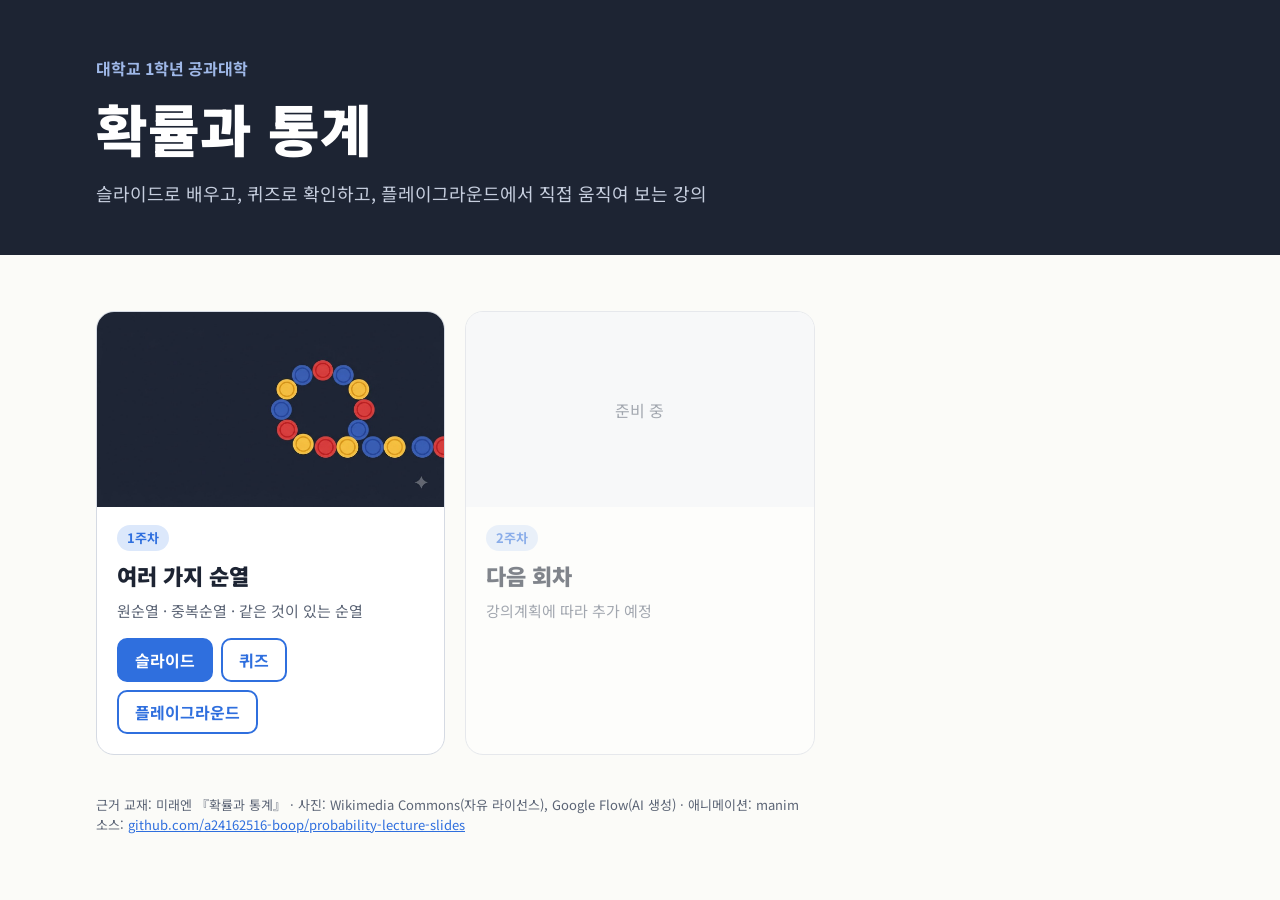
<file: docs/index.html>
<!doctype html>
<html lang="ko">
<head>
<meta charset="utf-8">
<meta name="viewport" content="width=device-width, initial-scale=1">
<title>확률과 통계 강의</title>
<meta name="description" content="대학교 1학년 공대생을 위한 확률과 통계 강의 슬라이드, 퀴즈, 플레이그라운드">
<link rel="preconnect" href="https://fonts.googleapis.com">
<link href="https://fonts.googleapis.com/css2?family=Noto+Sans+KR:wght@400;500;700;900&display=swap" rel="stylesheet">
<link rel="stylesheet" href="assets/common.css">
<style>
  .hero { background: var(--ink); color: #fff; }
  .hero .in { max-width: 1120px; margin: 0 auto; padding: 56px 16px 48px; }
  .hero .eyebrow { color: var(--cover-acc); font-weight: 700; }
  .hero h1 { font-size: clamp(34px, 6vw, 56px); font-weight: 900; margin: 6px 0 10px; }
  .hero p { color: #c6cede; font-size: 18px; }
  .weeks { display: grid; grid-template-columns: repeat(auto-fill, minmax(300px, 1fr)); gap: 20px; margin-top: 24px; }
  .week { background: var(--card); border: 1px solid var(--line); border-radius: 18px; overflow: hidden; display: flex; flex-direction: column; }
  .week img { width: 100%; aspect-ratio: 16/9; object-fit: cover; display: block; }
  .week .body { padding: 18px 20px 20px; display: flex; flex-direction: column; gap: 8px; flex: 1; }
  .week .chip { align-self: flex-start; }
  .week h2 { font-size: 22px; font-weight: 900; }
  .week p { color: var(--sub); font-size: 15px; }
  .week .links { display: flex; gap: 8px; flex-wrap: wrap; margin-top: auto; padding-top: 8px; }
  .week.soon { opacity: .55; }
  .week.soon .ph { aspect-ratio: 16/9; background: var(--panel); display: grid; place-items: center; color: var(--sub); }
  footer { color: var(--sub); font-size: 13px; margin-top: 40px; }
</style>
</head>
<body>
<header class="hero"><div class="in">
  <div class="eyebrow">대학교 1학년 공과대학</div>
  <h1>확률과 통계</h1>
  <p>슬라이드로 배우고, 퀴즈로 확인하고, 플레이그라운드에서 직접 움직여 보는 강의</p>
</div></header>
<main class="wrap">
  <div class="weeks">
    <article class="week">
      <img src="week01/media/cover.jpg" alt="원형과 일렬로 놓인 색깔 토큰">
      <div class="body">
        <span class="chip">1주차</span>
        <h2>여러 가지 순열</h2>
        <p>원순열 · 중복순열 · 같은 것이 있는 순열</p>
        <div class="links">
          <a class="btn" href="week01/">슬라이드</a>
          <a class="btn ghost" href="week01/quiz.html">퀴즈</a>
          <a class="btn ghost" href="week01/playground.html">플레이그라운드</a>
        </div>
      </div>
    </article>
    <article class="week soon">
      <div class="ph">준비 중</div>
      <div class="body">
        <span class="chip">2주차</span>
        <h2>다음 회차</h2>
        <p>강의계획에 따라 추가 예정</p>
      </div>
    </article>
  </div>
  <footer>
    근거 교재: 미래엔 『확률과 통계』 · 사진: Wikimedia Commons(자유 라이선스), Google Flow(AI 생성) · 애니메이션: manim<br>
    소스: <a href="https://github.com/a24162516-boop/probability-lecture-slides">github.com/a24162516-boop/probability-lecture-slides</a>
  </footer>
</main>
</body>
</html>
</file>
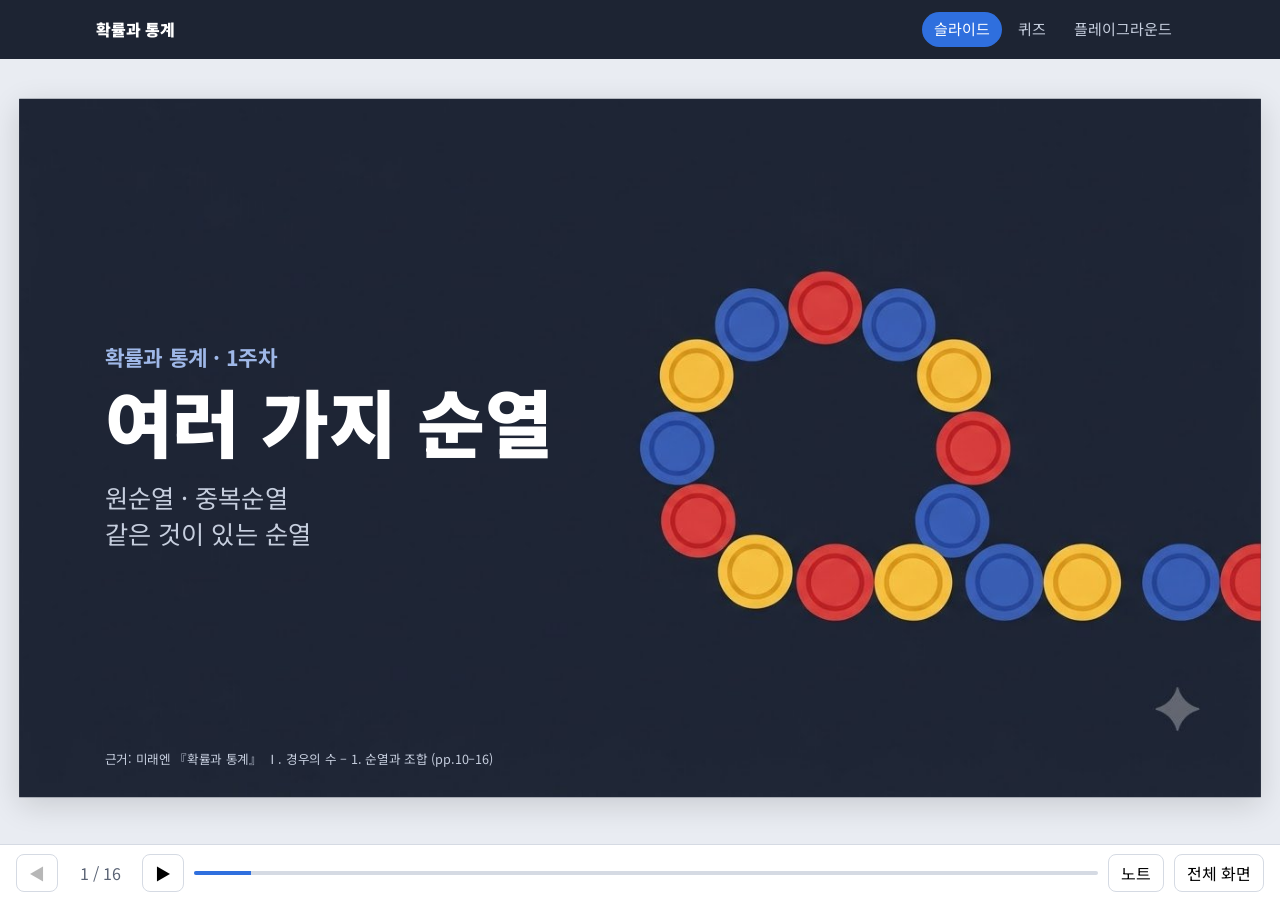
<file: docs/week01/index.html>
<!doctype html>
<html lang="ko">
<head>
<meta charset="utf-8">
<meta name="viewport" content="width=device-width, initial-scale=1">
<title>1주차 여러 가지 순열</title>
<meta name="description" content="확률과 통계 1주차 슬라이드: 원순열, 중복순열, 같은 것이 있는 순열">
<link rel="preconnect" href="https://fonts.googleapis.com">
<link href="https://fonts.googleapis.com/css2?family=Noto+Sans+KR:wght@400;500;700;900&display=swap" rel="stylesheet">
<link rel="stylesheet" href="../assets/common.css">
<style>
  html, body { height: 100%; overflow: hidden; background: #e9ecf2; }
  .topbar { position: fixed; left: 0; right: 0; }
  .stage { position: fixed; inset: 52px 0 56px; display: grid; place-items: center; }
  .slide {
    position: absolute; width: 1280px; height: 720px; background: var(--paper);
    padding: 40px 64px 44px; display: none; flex-direction: column;
    transform-origin: center center; box-shadow: 0 8px 30px rgba(0,0,0,.14); overflow: hidden;
  }
  .slide.active { display: flex; }
  .head { display: flex; align-items: baseline; gap: 16px; border-bottom: 3px solid var(--ink); padding-bottom: 10px; margin-bottom: 22px; }
  .head h2 { font-size: 34px; font-weight: 900; letter-spacing: -0.5px; }
  .head small { font-size: 17px; color: var(--sub); }
  .foot { position: absolute; left: 64px; right: 64px; bottom: 14px; display: flex; justify-content: space-between; font-size: 13px; color: var(--sub); }
  .row { display: grid; gap: 28px; align-items: start; }
  .r-photo { grid-template-columns: 400px 1fr; }
  .r-anim { grid-template-columns: 1fr 380px; }
  .r-half { grid-template-columns: 1fr 1fr; }
  img.ph, video { display: block; width: 100%; border-radius: 10px; border: 1px solid var(--line); background: #fff; }
  img.ph { object-fit: cover; }
  .ph.tall { height: 270px; }
  video { aspect-ratio: 16 / 9; }
  .cap { font-size: 15px; color: var(--sub); margin-top: 8px; line-height: 1.45; }
  .cap b { color: var(--ink); }
  .vhint { font-size: 12px; color: var(--sub); text-align: right; margin-top: 4px; }
  ul.pts { list-style: none; display: flex; flex-direction: column; gap: 10px; }
  ul.pts li { font-size: 21px; line-height: 1.45; padding-left: 24px; position: relative; }
  ul.pts li::before { content: ""; position: absolute; left: 2px; top: 11px; width: 10px; height: 10px; border-radius: 2px; background: var(--blue); }
  .bottom { margin-top: auto; padding-bottom: 14px; }
  .key { color: var(--blue); font-weight: 700; }
  .bad { color: var(--red); font-weight: 700; }
  .tag { display: inline-block; font-size: 15px; font-weight: 700; color: var(--blue); background: var(--blue-soft); padding: 6px 14px; border-radius: 8px; margin-bottom: 14px; }
  .formula { background: var(--blue-soft); border-radius: 16px; padding: 20px 24px; }
  .formula .ttl { font-size: 16px; font-weight: 700; color: var(--blue); text-align: center; }
  .formula .eq { font-family: Georgia, serif; font-size: 34px; font-weight: 700; text-align: center; margin: 10px 0 12px; }
  .formula .sym { display: grid; grid-template-columns: auto 1fr; gap: 6px 14px; font-size: 15px; }
  .formula .sym b { font-family: Georgia, serif; }
  .cards { display: grid; grid-template-columns: repeat(3, 1fr); gap: 22px; flex: 1; }
  .card { background: #fff; border: 1.5px solid var(--line); border-radius: 18px; padding: 18px; display: flex; flex-direction: column; align-items: center; gap: 10px; text-align: center; }
  .card img { width: 100%; height: 190px; object-fit: cover; border-radius: 10px; }
  .card h3 { font-size: 23px; font-weight: 900; }
  .card p { font-size: 15px; color: var(--sub); line-height: 1.5; }
  .card .ana { color: var(--blue); font-weight: 700; }
  .card .f { font-family: Georgia, serif; font-size: 26px; font-weight: 700; color: var(--blue); }
  .num { width: 30px; height: 30px; border-radius: 50%; background: var(--blue); color: #fff; font-weight: 900; font-size: 15px; display: grid; place-items: center; }
  /* 표지 */
  .cover { background: var(--ink); color: #fff; justify-content: center; padding-left: 88px; }
  .cover > img { position: absolute; inset: 0; width: 100%; height: 100%; object-fit: cover; }
  .cover > * { position: relative; }
  .cover .wk { color: var(--cover-acc); font-size: 22px; font-weight: 700; }
  .cover h1 { font-size: 76px; font-weight: 900; line-height: 1.1; margin: 8px 0 18px; }
  .cover p { color: #c6cede; font-size: 26px; line-height: 1.45; }
  .cover .src { position: absolute; left: 88px; bottom: 30px; font-size: 13px; color: #c6cede; }
  /* 자리 상자, 모스 부호 */
  .slots { display: flex; gap: 14px; justify-content: space-between; }
  .slot { display: flex; flex-direction: column; align-items: center; gap: 8px; width: 104px; }
  .slot .bx { width: 100%; padding: 12px 0; text-align: center; font-weight: 700; color: var(--blue); background: var(--blue-soft); border: 2px solid var(--blue); border-radius: 10px; font-size: 15px; }
  .slot .ar { font-size: 26px; color: var(--blue); line-height: 1; }
  .slot b { font-size: 18px; }
  .places { display: grid; grid-template-columns: repeat(4, 1fr); gap: 14px; text-align: center; }
  .places .nm { font-size: 15px; font-weight: 700; color: var(--sub); }
  .places .bx { margin: 8px 0; height: 170px; display: grid; place-items: center; border: 3px solid var(--blue); background: var(--blue-soft); color: var(--blue); border-radius: 14px; font-weight: 700; font-size: 19px; line-height: 1.4; }
  .places .bx.first { border-color: var(--red); background: var(--red-soft); color: var(--red); }
  .places b { font-size: 22px; }
  .under { border-top: 3px solid var(--blue); margin: 14px 0 0 25%; padding-top: 6px; text-align: center; color: var(--blue); font-weight: 700; font-size: 20px; }
  .morse { display: flex; flex-direction: column; gap: 12px; margin-top: 14px; }
  .morse .m { display: flex; align-items: center; gap: 22px; background: var(--panel); border-radius: 10px; padding: 16px 26px; }
  .morse .dot { width: 20px; height: 20px; border-radius: 50%; background: var(--red); }
  .morse .dash { width: 70px; height: 12px; background: var(--ink); }
  .morse small { margin-left: auto; color: var(--sub); }
  .bits { display: flex; gap: 6px; justify-content: center; align-items: center; height: 190px; }
  .bits span { width: 40px; padding: 12px 0; text-align: center; font-size: 22px; font-weight: 700; border: 2px solid var(--ink); border-radius: 8px; }
  .bits span.on { color: var(--blue); border-color: var(--blue); background: var(--blue-soft); }
  .credits p { font-size: 15px; line-height: 1.4; margin-bottom: 8px; }
  .credits a { color: var(--sub); font-size: 13px; }
  /* 컨트롤 바 */
  .ctrl { position: fixed; left: 0; right: 0; bottom: 0; height: 56px; background: #fff; border-top: 1px solid var(--line); display: flex; align-items: center; gap: 10px; padding: 0 16px; }
  .ctrl .count { font-variant-numeric: tabular-nums; color: var(--sub); min-width: 64px; text-align: center; }
  .ctrl .bar { flex: 1; height: 4px; background: var(--line); border-radius: 4px; overflow: hidden; }
  .ctrl .bar i { display: block; height: 100%; background: var(--blue); width: 0; transition: width .2s; }
  .ctrl button { border: 1px solid var(--line); background: #fff; border-radius: 8px; padding: 6px 12px; }
  .notes { position: fixed; right: 16px; bottom: 68px; width: min(420px, calc(100% - 32px)); max-height: 40vh; overflow: auto; background: #fff; border: 1px solid var(--line); border-radius: 12px; padding: 14px 16px; box-shadow: 0 8px 24px rgba(0,0,0,.12); font-size: 15px; white-space: pre-line; display: none; }
  .notes.on { display: block; }
  .notes h4 { font-size: 13px; color: var(--sub); margin-bottom: 6px; }
  @media (max-width: 600px) { .ctrl .hide-sm { display: none; } }
  @media print {
    @page { size: 1280px 720px; margin: 0; }
    html, body { overflow: visible; background: #fff; height: auto; }
    .topbar, .ctrl, .notes { display: none !important; }
    .stage { position: static; display: block; }
    .slide { display: flex !important; position: relative; transform: none !important; box-shadow: none; page-break-after: always; }
  }
</style>
</head>
<body>
<header class="topbar"><div class="in">
  <a class="home" href="../">확률과 통계</a>
  <nav>
    <a class="on" href="./">슬라이드</a>
    <a href="quiz.html">퀴즈</a>
    <a href="playground.html">플레이그라운드</a>
  </nav>
</div></header>

<div class="stage">

<section class="slide cover" data-notes="1주차 도입. 지난 학기 순열(nPr)과 계승(n!)을 복습한 뒤 시작.">
  <img src="media/cover.jpg" alt="">
  <div class="wk">확률과 통계 · 1주차</div>
  <h1>여러 가지 순열</h1>
  <p>원순열 · 중복순열<br>같은 것이 있는 순열</p>
  <div class="src">근거: 미래엔 『확률과 통계』 Ⅰ. 경우의 수 – 1. 순열과 조합 (pp.10–16)</div>
</section>

<section class="slide" data-notes="영상 시청 후 질문: 모두 한 칸씩 옮겨 앉으면 이전과 다른 배치인가? 사람들의 상대적 위치(왼쪽·오른쪽 이웃)에 주목.&#10;영상: Google Flow(Veo 3.1 Lite)로 생성.">
  <div class="head"><h2>도입 영상</h2><small>원탁에서 모두 일어났다 다시 앉으면?</small></div>
  <video src="media/intro.mp4" poster="media/intro.jpg" controls playsinline preload="metadata" style="width:900px;margin:0 auto" data-sound></video>
  <div class="vhint" style="width:900px;margin:4px auto 0">▶ 재생 버튼을 누르면 소리와 함께 재생</div>
</section>

<section class="slide" data-notes="세 가지 순열을 일상 비유와 함께 미리 소개.">
  <div class="head"><h2>오늘의 학습 흐름</h2></div>
  <div class="cards">
    <div class="card"><div class="num">1</div><img src="media/roundtable.jpg" alt="아서왕의 원탁"><h3>원순열</h3><p>원형으로 배열,<br>회전하여 같은 배열은 1가지</p><p class="ana">비유: 상석이 없는 아서왕의 원탁</p></div>
    <div class="card"><div class="num">2</div><img src="media/lock.jpg" alt="번호 자물쇠"><h3>중복순열</h3><p>같은 것을 여러 번<br>뽑을 수 있는 배열</p><p class="ana">비유: 숫자를 다시 써도 되는 자물쇠</p></div>
    <div class="card"><div class="num">3</div><img src="media/morsekey.jpg" alt="모스 전신기"><h3>같은 것이 있는 순열</h3><p>구별되지 않는 것이<br>섞여 있는 배열</p><p class="ana">비유: 점과 선만 반복하는 모스 부호</p></div>
  </div>
</section>

<section class="slide" data-src="미래엔 p.11" data-notes="애니메이션: 원탁을 90°씩 돌리며 ABCD, DABC, CDAB, BCDA가 같은 배열임을 확인.&#10;질문: 원탁에는 왜 '첫 번째 자리'가 없을까?">
  <div class="head"><h2>원순열</h2><small>회전하면 같은 배열</small></div>
  <div class="row r-photo">
    <div><img class="ph tall" src="media/roundtable.jpg" alt="윈체스터 성의 아서왕 원탁"><p class="cap"><b>비유: 아서왕의 원탁</b><br>상석이 없어 어느 자리든 동등한 배치</p></div>
    <div><video src="media/CircleRotate.mp4" poster="media/CircleRotate.jpg" muted loop playsinline preload="metadata" data-auto></video></div>
  </div>
  <ul class="pts bottom">
    <li>일렬 배열에서는 서로 다른 4가지, 원형 배열에서는 <span class="key">모두 같은 1가지</span></li>
    <li>기준이 되는 “첫 자리”가 없는 것이 원형 배열의 특징</li>
  </ul>
</section>

<section class="slide" data-src="미래엔 pp.11–12" data-notes="일렬 배열 24가지를 회전 묶음(한 줄 4가지)으로 묶으면 6묶음. 일반화하면 n!/n = (n−1)!.">
  <div class="head"><h2>원순열의 수</h2></div>
  <div class="row r-anim">
    <video src="media/CircleCount.mp4" poster="media/CircleCount.jpg" muted loop playsinline preload="metadata" data-auto></video>
    <div>
      <div class="formula">
        <div class="ttl">서로 다른 n개의 원순열의 수</div>
        <div class="eq">n! ÷ n = (n − 1)!</div>
        <div class="sym"><b>n!</b><span>n개를 일렬로 배열하는 경우의 수</span><b>÷ n</b><span>겹치는 n가지를 1가지로 묶음</span></div>
      </div>
      <ul class="pts" style="margin-top:22px">
        <li>4개의 원순열 <span class="key">24 ÷ 4 = 3! = 6</span></li>
        <li>5개의 원순열 <span class="key">4! = 24</span></li>
      </ul>
    </div>
  </div>
</section>

<section class="slide" data-src="미래엔 p.12 예제 1" data-notes="이웃하는 조건 → 한 묶음으로 보고 원순열, 마지막에 묶음 내부 자리 바꿈을 곱함.">
  <div class="head"><h2>예제: 이웃하여 앉는 경우</h2><small>묶어서 하나로 취급</small></div>
  <div class="row r-anim">
    <video src="media/Adjacent.mp4" poster="media/Adjacent.jpg" muted loop playsinline preload="metadata" data-auto></video>
    <div>
      <span class="tag">회장, 부회장 포함 5명의 원탁 회의</span>
      <ul class="pts">
        <li>5명이 앉는 경우 <span class="key">(5−1)! = 24</span></li>
        <li>회장·부회장 묶음과 3명의 원순열 (4−1)! = 6</li>
        <li>묶음 안 자리 바꿈 2! = 2</li>
        <li>이웃하는 경우 <span class="key">6 × 2 = 12</span></li>
      </ul>
      <img class="ph" src="media/meeting.jpg" alt="원탁 회의 일러스트" style="height:150px;margin-top:16px">
    </div>
  </div>
</section>

<section class="slide" data-src="미래엔 p.13" data-notes="자물쇠 사진으로 시작: 같은 숫자를 다시 돌려 쓸 수 있음. 애니메이션 후반은 비트가 하나 늘 때마다 경우가 2배가 되는 트리.">
  <div class="head"><h2>중복순열</h2><small>같은 것을 다시 뽑을 수 있는 배열</small></div>
  <div class="row r-photo">
    <div><img class="ph tall" src="media/lock.jpg" alt="여행가방 번호 자물쇠"><p class="cap"><b>비유: 여행가방 번호 자물쇠</b><br>자리마다 0~9 중 아무 숫자나 다시 사용 가능</p></div>
    <div><video src="media/Repeated.mp4" poster="media/Repeated.jpg" muted loop playsinline preload="metadata" data-auto></video></div>
  </div>
  <ul class="pts bottom">
    <li>세 자리 비밀번호 10 × 10 × 10 = <span class="key">10³ = 1000가지</span></li>
    <li>8비트 신호 2⁸ = <span class="key">256가지</span>: 컴퓨터 1바이트가 나타내는 값의 개수</li>
  </ul>
</section>

<section class="slide" data-src="미래엔 pp.13–14" data-notes="기호 Π는 Product의 P. 순열 nPr은 r ≤ n이어야 하지만 중복순열은 r > n도 가능.">
  <div class="head"><h2>중복순열의 수</h2></div>
  <div class="row r-half">
    <div>
      <div class="formula">
        <div class="ttl">서로 다른 n개에서 중복을 허용하여 r개를 택하는 중복순열의 수</div>
        <div class="eq">ₙΠᵣ = n × n × ⋯ × n = nʳ</div>
        <div class="sym"><b>Π</b><span>Product(곱)의 P에 해당하는 그리스 문자</span><b>n</b><span>각 자리에 올 수 있는 후보의 개수</span><b>r</b><span>자리의 개수 (n보다 커도 가능)</span></div>
      </div>
      <img class="ph" src="media/ledboard.jpg" alt="회로 기판 위 LED 줄" style="height:150px;margin-top:16px">
    </div>
    <div>
      <div class="slots">
        <div class="slot"><div class="bx">첫 번째</div><div class="ar">↑</div><b>n가지</b></div>
        <div class="slot"><div class="bx">두 번째</div><div class="ar">↑</div><b>n가지</b></div>
        <div class="slot"><div class="bx">세 번째</div><div class="ar">↑</div><b>n가지</b></div>
        <div class="slot" style="width:40px;justify-content:center"><span style="font-size:28px;color:var(--sub)">⋯</span></div>
        <div class="slot"><div class="bx">r 번째</div><div class="ar">↑</div><b>n가지</b></div>
      </div>
      <p style="text-align:center;color:var(--sub);margin:12px 0 22px">곱의 법칙: n을 r번 곱하기</p>
      <ul class="pts">
        <li>₅Π₂ = 5² = 25, &nbsp;₃Π₄ = 3⁴ = 81</li>
        <li>순열 ₙPᵣ과 달리 <span class="key">r &gt; n</span>도 가능한 점</li>
      </ul>
    </div>
  </div>
</section>

<section class="slide" data-src="미래엔 p.14 예제 2" data-notes="천의 자리에 0이 올 수 없다는 조건을 먼저 처리하고 나머지 세 자리는 중복순열.">
  <div class="head"><h2>예제: 맨 앞자리 조건이 있는 경우</h2></div>
  <div class="row" style="grid-template-columns:1fr 400px;margin:auto 0">
    <div>
      <div class="places">
        <div><div class="nm">천의 자리</div><div class="bx first">1, 2, 3<br>(0 제외)</div><b>3가지</b></div>
        <div><div class="nm">백의 자리</div><div class="bx">0, 1,<br>2, 3</div><b>4가지</b></div>
        <div><div class="nm">십의 자리</div><div class="bx">0, 1,<br>2, 3</div><b>4가지</b></div>
        <div><div class="nm">일의 자리</div><div class="bx">0, 1,<br>2, 3</div><b>4가지</b></div>
      </div>
      <div class="under">₄Π₃ = 4³ = 64</div>
    </div>
    <div>
      <span class="tag">숫자 0, 1, 2, 3으로 만드는 네 자리 자연수</span>
      <ul class="pts">
        <li>천의 자리: 0 제외, <span class="bad">3가지</span></li>
        <li>나머지 세 자리: ₄Π₃ = 64</li>
        <li>전체 3 × 64 = <span class="key">192개</span></li>
      </ul>
      <img class="ph" src="media/keypad.jpg" alt="디지털 도어락" style="height:190px;margin-top:18px">
    </div>
  </div>
</section>

<section class="slide" data-src="미래엔 p.15" data-notes="애니메이션: a₁a₂a₃b₁b₂를 모두 다르게 보면 120가지, 첨자를 지우면 3!×2! = 12가지씩 겹침 → 10가지.">
  <div class="head"><h2>같은 것이 있는 순열</h2><small>구별되지 않는 것이 섞인 배열</small></div>
  <div class="row r-photo">
    <div><img class="ph tall" src="media/morsekey.jpg" alt="모스 전신기"><p class="cap"><b>비유: 모스 전신기</b><br>점(·)과 선(−) 두 기호만 반복해 문자를 표현</p></div>
    <div><video src="media/SameThings.mp4" poster="media/SameThings.jpg" muted loop playsinline preload="metadata" data-auto></video></div>
  </div>
  <ul class="pts bottom">
    <li>모두 다르다고 보고 세면 같은 배열이 여러 번 중복</li>
    <li>같은 것끼리의 자리 바꿈 수 <span class="key">3! × 2!</span>로 나누어 중복 제거</li>
  </ul>
</section>

<section class="slide" data-src="미래엔 pp.14–15" data-notes="교과서 생각 열기의 모스 부호 예: 점 1개, 선 2개를 전부 나열 → 3!/2! = 3가지.&#10;생각해 보기 답: 4!/(2!×2!) = 6가지.">
  <div class="head"><h2>같은 것이 있는 순열의 수</h2></div>
  <div class="row r-half" style="margin:auto 0">
    <div>
      <div class="formula">
        <div class="ttl">같은 것이 각각 p개, q개, …, r개 있는 n개를 일렬로 나열하는 순열의 수</div>
        <div class="eq">n! ÷ (p! × q! × ⋯ × r!)</div>
        <div class="sym"><b>n!</b><span>모두 다르다고 볼 때의 배열 수</span><b>p!, q!</b><span>같은 것끼리 자리 바꿈으로 생기는 중복</span><b>조건</b><span>p + q + ⋯ + r = n</span></div>
      </div>
      <div style="display:flex;gap:16px;align-items:center;margin-top:18px">
        <ul class="pts" style="flex:1"><li>a 3개, b 2개의 순열<br>5! ÷ (3! × 2!) = <span class="key">10</span></li></ul>
        <img class="ph" src="media/telegrapher.jpg" alt="모스 키를 두드리는 전신 기사" style="width:200px;height:134px">
      </div>
    </div>
    <div>
      <span class="tag" style="display:block;text-align:center">모스 부호: 점 1개, 선 2개를 전부 나열</span>
      <div class="morse">
        <div class="m"><i class="dot"></i><i class="dash"></i><i class="dash"></i><small>1번째</small></div>
        <div class="m"><i class="dash"></i><i class="dot"></i><i class="dash"></i><small>2번째</small></div>
        <div class="m"><i class="dash"></i><i class="dash"></i><i class="dot"></i><small>3번째</small></div>
      </div>
      <p style="text-align:center;font-size:24px;font-weight:700;margin-top:18px">모스 부호의 수 &nbsp;3! ÷ 2! = <span class="key">3가지</span></p>
      <p style="text-align:center;color:var(--sub);margin-top:8px">생각해 보기: 점 2개, 선 2개를 전부 나열하면 몇 가지?</p>
    </div>
  </div>
</section>

<section class="slide" data-src="미래엔 p.16 예제 3" data-notes="애니메이션 후반: 각 교차점까지의 경로 수 = 왼쪽 + 아래쪽 (파스칼 삼각형과 같은 구조). B에서 15.">
  <div class="head"><h2>예제: 격자에서의 최단 경로</h2><small>같은 것이 있는 순열의 활용</small></div>
  <div class="row r-photo">
    <div><img class="ph tall" src="media/gridcity.jpg" alt="바르셀로나 격자 도시 항공사진"><p class="cap"><b>비유: 바르셀로나 격자 도시</b><br>동쪽·북쪽으로만 가는 최단 이동<br>회로 배선·로봇 경로와 같은 구조</p></div>
    <div><video src="media/ShortestPath.mp4" poster="media/ShortestPath.jpg" muted loop playsinline preload="metadata" data-auto></video></div>
  </div>
  <ul class="pts bottom">
    <li>오른쪽 한 칸 <span class="key">a</span>, 위쪽 한 칸 <span class="bad">b</span> → 최단 경로 = a 4개, b 2개의 나열</li>
    <li>경로의 수 6! ÷ (4! × 2!) = <span class="key">15</span></li>
  </ul>
</section>

<section class="slide" style="background:var(--ink)" data-notes="세 공식의 공통점: 모두 '일단 다 다르게 세고, 겹친 만큼 나누거나 곱하는' 구조.">
  <div class="head" style="border-color:var(--cover-acc)"><h2 style="color:#fff">요약</h2><small style="color:var(--cover-acc)">일단 모두 다르게 세고, 겹친 만큼 나누기</small></div>
  <div class="cards">
    <div class="card"><img src="media/roundtable.jpg" alt="아서왕의 원탁"><h3>원순열</h3><div class="f">(n − 1)!</div><p>회전하여 같은 n가지를<br>1가지로 묶는 계산</p></div>
    <div class="card"><img src="media/lock.jpg" alt="번호 자물쇠"><h3>중복순열</h3><div class="f">ₙΠᵣ = nʳ</div><p>자리마다 n가지,<br>r번 곱하는 계산</p></div>
    <div class="card"><img src="media/morsekey.jpg" alt="모스 전신기"><h3>같은 것이 있는 순열</h3><div class="f">n! ÷ (p! q! ⋯ r!)</div><p>같은 것끼리의 자리 바꿈<br>중복을 나누는 계산</p></div>
  </div>
</section>

<section class="slide" data-notes="정답은 다음 슬라이드. 3번은 같은 것이 있는 순열과 최단 경로(예제 3)가 같은 답임에 주목.&#10;웹 퀴즈(상단 메뉴)로 더 연습 가능.">
  <div class="head"><h2>연습문제</h2><small>더 풀어 보기: 상단 메뉴의 퀴즈</small></div>
  <div class="cards">
    <div class="card"><div class="num">1</div><img src="media/serverrack.jpg" alt="서버 랙"><p style="color:var(--ink);font-size:18px">서버 6대를 원형 링 네트워크로<br>연결하는 배치의 수</p><p>(회전하여 같은 것은 같은 배치)</p></div>
    <div class="card"><div class="num">2</div><img src="media/rgbled.jpg" alt="RGB LED"><p style="color:var(--ink);font-size:18px">4가지 색을 낼 수 있는 LED 3개로<br>표시 가능한 신호의 수</p><p>(같은 색 중복 가능)</p></div>
    <div class="card"><div class="num">3</div><div class="bits"><span class="on">1</span><span>0</span><span class="on">1</span><span class="on">1</span><span>0</span><span class="on">1</span></div><p style="color:var(--ink);font-size:18px">1 네 개, 0 두 개로 만드는<br>6비트 신호의 수</p></div>
  </div>
</section>

<section class="slide">
  <div class="head"><h2>연습문제 정답</h2></div>
  <ul class="pts" style="gap:18px">
    <li style="font-size:24px"><b>1번</b> &nbsp;6개의 원순열 (6 − 1)! = 5! = <span class="key">120</span></li>
    <li style="font-size:24px"><b>2번</b> &nbsp;4가지 색에서 3개를 택하는 중복순열 ₄Π₃ = 4³ = <span class="key">64</span></li>
    <li style="font-size:24px"><b>3번</b> &nbsp;같은 것이 있는 순열 6! ÷ (4! × 2!) = <span class="key">15</span> (격자 최단 경로와 같은 구조)</li>
  </ul>
  <img class="ph" src="media/whiteboard.jpg" alt="화이트보드 앞에서 토론하는 공대생들" style="width:600px;height:300px;margin:auto auto 10px">
</section>

<section class="slide credits" data-notes="모든 사진은 Wikimedia Commons의 자유 라이선스 이미지. CC BY-SA 이미지는 같은 조건으로만 재배포 가능.">
  <div class="head"><h2>이미지 출처</h2></div>
  <p><b>원탁 윈체스터</b> · Winchester Round Table 2014-09-02.jpg · August Schwerdfeger · CC BY 4.0<br><a href="https://commons.wikimedia.org/wiki/File:Winchester_Round_Table_2014-09-02.jpg">commons.wikimedia.org/wiki/File:Winchester_Round_Table_2014-09-02.jpg</a></p>
  <p><b>번호자물쇠</b> · SuitcaseCombinationLock.jpeg · webandi from Pixabay · CC0<br><a href="https://commons.wikimedia.org/wiki/File:SuitcaseCombinationLock.jpeg">commons.wikimedia.org/wiki/File:SuitcaseCombinationLock.jpeg</a></p>
  <p><b>모스전신기</b> · Morse Key.jpg · Lauren.mcalary · CC BY-SA 4.0<br><a href="https://commons.wikimedia.org/wiki/File:Morse_Key.jpg">commons.wikimedia.org/wiki/File:Morse_Key.jpg</a></p>
  <p><b>격자도시 바르셀로나</b> · Eixample aire.jpg · Alhzeiia · CC BY-SA 2.0<br><a href="https://commons.wikimedia.org/wiki/File:Eixample_aire.jpg">commons.wikimedia.org/wiki/File:Eixample_aire.jpg</a></p>
  <p><b>서버랙</b> · Servers in a Rack.jpg · Abigor · CC BY-SA 3.0<br><a href="https://commons.wikimedia.org/wiki/File:Servers_in_a_Rack.jpg">commons.wikimedia.org/wiki/File:Servers_in_a_Rack.jpg</a></p>
  <p><b>RGB LED</b> · LED RGB 5mm.jpg · Mister rf · CC BY-SA 4.0<br><a href="https://commons.wikimedia.org/wiki/File:LED_RGB_5mm.jpg">commons.wikimedia.org/wiki/File:LED_RGB_5mm.jpg</a></p>
  <p><b>AI 생성</b> · 표지, 도입 영상, 원탁 회의, LED 회로, 도어락, 전신 기사, 화이트보드 · Google Flow (Nano Banana 2.1, Veo 3.1 Lite)로 생성</p>
  <p><b>애니메이션</b> · manim으로 직접 제작 · 웹 버전 사진은 크기를 줄여 사용</p>
</section>

</div>

<div class="notes" id="notes"><h4>발표자 노트</h4><div id="notesText"></div></div>
<div class="ctrl">
  <button id="prev" aria-label="이전 슬라이드">◀</button>
  <span class="count" id="count">1 / 1</span>
  <button id="next" aria-label="다음 슬라이드">▶</button>
  <div class="bar"><i id="bar"></i></div>
  <button id="noteBtn" class="hide-sm" title="N 키">노트</button>
  <button id="fsBtn" class="hide-sm" title="F 키">전체 화면</button>
</div>

<script>
const slides = [...document.querySelectorAll(".slide")];
const $ = id => document.getElementById(id);
let cur = 0;

// 페이지 번호와 근거 표시
slides.forEach((s, i) => {
  if (s.classList.contains("cover")) return;
  const f = document.createElement("div");
  f.className = "foot";
  f.innerHTML = `<span>${s.dataset.src ? "근거: " + s.dataset.src : ""}</span><span>${i + 1}</span>`;
  if (s.style.background) f.style.color = "#9fb8e8";
  s.appendChild(f);
});

function show(i) {
  cur = Math.max(0, Math.min(slides.length - 1, i));
  slides.forEach((s, k) => {
    const on = k === cur;
    s.classList.toggle("active", on);
    s.querySelectorAll("video").forEach(v => {
      if (!on) { v.pause(); return; }
      if (v.hasAttribute("data-auto")) { v.currentTime = 0; v.play().catch(() => {}); }
    });
  });
  $("count").textContent = `${cur + 1} / ${slides.length}`;
  $("bar").style.width = `${(cur + 1) / slides.length * 100}%`;
  $("notesText").textContent = slides[cur].dataset.notes || "(노트 없음)";
  $("prev").disabled = cur === 0;
  $("next").disabled = cur === slides.length - 1;
  history.replaceState(null, "", `#${cur + 1}`);
}
function fit() {
  const st = document.querySelector(".stage").getBoundingClientRect();
  const k = Math.min(st.width / 1280, st.height / 720) * 0.97;
  slides.forEach(s => s.style.transform = `scale(${k})`);
}
function fullscreen() {
  if (document.fullscreenElement) document.exitFullscreen();
  else document.documentElement.requestFullscreen?.();
}

$("prev").onclick = () => show(cur - 1);
$("next").onclick = () => show(cur + 1);
$("noteBtn").onclick = () => $("notes").classList.toggle("on");
$("fsBtn").onclick = fullscreen;
addEventListener("keydown", e => {
  if (e.target.closest("video, input, textarea")) return;
  if (["ArrowRight", "PageDown", " "].includes(e.key)) { e.preventDefault(); show(cur + 1); }
  if (["ArrowLeft", "PageUp"].includes(e.key)) show(cur - 1);
  if (e.key === "Home") show(0);
  if (e.key === "End") show(slides.length - 1);
  if (e.key === "n" || e.key === "N") $("notes").classList.toggle("on");
  if (e.key === "f" || e.key === "F") fullscreen();
});
// 터치 스와이프
let tx = null;
addEventListener("touchstart", e => { tx = e.touches[0].clientX; }, { passive: true });
addEventListener("touchend", e => {
  if (tx === null) return;
  const dx = e.changedTouches[0].clientX - tx;
  if (Math.abs(dx) > 50) show(cur + (dx < 0 ? 1 : -1));
  tx = null;
});
addEventListener("resize", fit);
fit();
show(Math.max(0, (parseInt(location.hash.slice(1), 10) || 1) - 1));
</script>
</body>
</html>
</file>
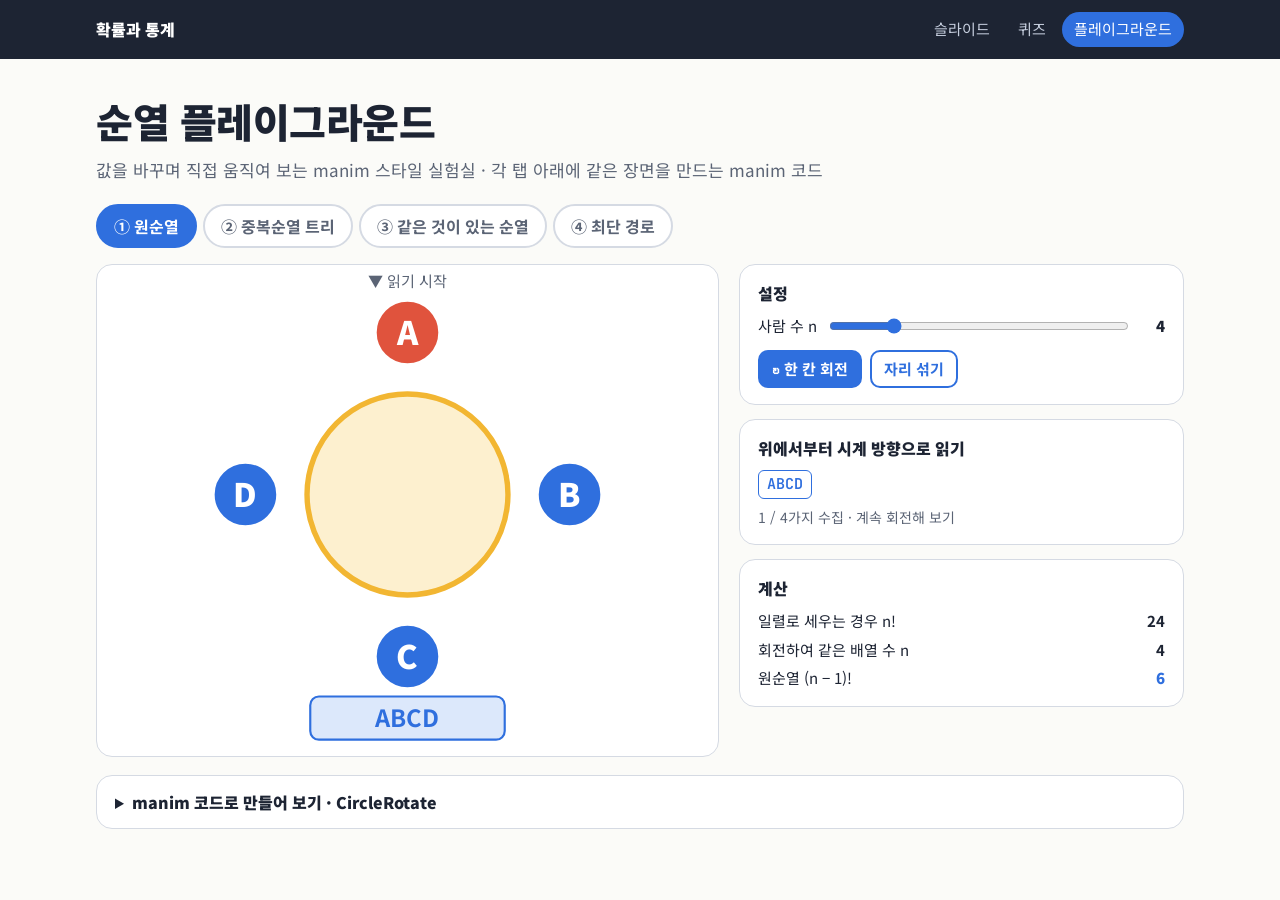
<file: docs/week01/playground.html>
<!doctype html>
<html lang="ko">
<head>
<meta charset="utf-8">
<meta name="viewport" content="width=device-width, initial-scale=1">
<title>1주차 순열 플레이그라운드</title>
<meta name="description" content="원순열, 중복순열, 같은 것이 있는 순열, 최단 경로를 값을 바꿔 가며 직접 움직여 보는 manim 스타일 플레이그라운드">
<link rel="preconnect" href="https://fonts.googleapis.com">
<link href="https://fonts.googleapis.com/css2?family=Noto+Sans+KR:wght@400;500;700;900&family=JetBrains+Mono:wght@400;600&display=swap" rel="stylesheet">
<link rel="stylesheet" href="../assets/common.css">
<style>
  .tabs { display: flex; gap: 6px; flex-wrap: wrap; margin: 22px 0 16px; }
  .tabs button { border: 2px solid var(--line); background: #fff; border-radius: 99px; padding: 8px 16px; font-weight: 700; color: var(--sub); }
  .tabs button.on { border-color: var(--blue); background: var(--blue); color: #fff; }
  .panel { display: none; }
  .panel.on { display: block; }
  .lab { display: grid; grid-template-columns: minmax(0, 1.4fr) minmax(260px, 1fr); gap: 20px; align-items: start; }
  @media (max-width: 820px) { .lab { grid-template-columns: 1fr; } }
  .canvas { background: #fff; border: 1px solid var(--line); border-radius: 16px; padding: 8px; }
  .canvas svg { width: 100%; height: auto; display: block; }
  .side { display: flex; flex-direction: column; gap: 14px; }
  .box { background: #fff; border: 1px solid var(--line); border-radius: 16px; padding: 16px 18px; }
  .box h3 { font-size: 16px; font-weight: 900; margin-bottom: 10px; }
  .ctl { display: grid; grid-template-columns: auto 1fr auto; gap: 8px 12px; align-items: center; font-size: 15px; }
  .ctl input[type=range] { width: 100%; accent-color: var(--blue); }
  .ctl output { font-weight: 900; min-width: 24px; text-align: right; font-variant-numeric: tabular-nums; }
  .btns { display: flex; gap: 8px; flex-wrap: wrap; margin-top: 12px; }
  .btns .btn { padding: 6px 12px; font-size: 15px; }
  .stat { display: grid; grid-template-columns: 1fr auto; gap: 6px 10px; font-size: 15px; }
  .stat b { font-variant-numeric: tabular-nums; text-align: right; }
  .stat .em { color: var(--blue); font-weight: 900; }
  .eq { font-family: Georgia, serif; font-size: 20px; font-weight: 700; background: var(--blue-soft); border-radius: 10px; padding: 10px 12px; margin-top: 10px; text-align: center; overflow-wrap: anywhere; }
  .readings { display: flex; flex-wrap: wrap; gap: 6px; margin-top: 8px; }
  .readings span { font-family: "JetBrains Mono", monospace; font-weight: 600; border: 1.5px solid var(--line); border-radius: 6px; padding: 2px 8px; font-size: 15px; }
  .readings span.new { border-color: var(--blue); color: var(--blue); }
  .note { color: var(--sub); font-size: 14px; margin-top: 8px; line-height: 1.55; }
  input[type=text] { font: inherit; font-family: "JetBrains Mono", monospace; font-size: 18px; padding: 8px 12px; border: 2px solid var(--line); border-radius: 10px; width: 100%; }
  input[type=text]:focus { outline: none; border-color: var(--blue); }
  .presets { display: flex; gap: 6px; flex-wrap: wrap; margin-top: 8px; }
  .presets button { border: 1px solid var(--line); background: var(--panel); border-radius: 8px; padding: 4px 10px; font-family: "JetBrains Mono", monospace; font-size: 14px; }
  .tiles { display: grid; grid-template-columns: repeat(auto-fill, minmax(150px, 1fr)); gap: 8px; max-height: 360px; overflow: auto; padding: 4px; }
  .tiles .w { display: flex; gap: 3px; }
  .tiles .w i { font-style: normal; width: 22px; height: 26px; display: grid; place-items: center; border-radius: 5px; font-family: "JetBrains Mono", monospace; font-weight: 600; font-size: 14px; border: 1.5px solid; }
  details.code { margin-top: 18px; background: #fff; border: 1px solid var(--line); border-radius: 16px; padding: 14px 18px; }
  details.code summary { font-weight: 900; cursor: pointer; }
  details.code pre { background: #1d2433; color: #e6e9f0; border-radius: 10px; padding: 14px 16px; overflow: auto; font-family: "JetBrains Mono", monospace; font-size: 13px; line-height: 1.6; margin-top: 10px; }
  details.code p { font-size: 14px; color: var(--sub); margin-top: 10px; line-height: 1.6; }
  details.code code { font-family: "JetBrains Mono", monospace; background: var(--panel); padding: 1px 6px; border-radius: 4px; font-size: 13px; }
  svg text { font-family: "Noto Sans KR", sans-serif; }
</style>
</head>
<body>
<header class="topbar"><div class="in">
  <a class="home" href="../">확률과 통계</a>
  <nav>
    <a href="./">슬라이드</a>
    <a href="quiz.html">퀴즈</a>
    <a class="on" href="playground.html">플레이그라운드</a>
  </nav>
</div></header>
<main class="wrap">
  <h1 class="page">순열 플레이그라운드</h1>
  <p class="lead">값을 바꾸며 직접 움직여 보는 manim 스타일 실험실 · 각 탭 아래에 같은 장면을 만드는 manim 코드</p>

  <div class="tabs" role="tablist">
    <button class="on" data-tab="circle">① 원순열</button>
    <button data-tab="tree">② 중복순열 트리</button>
    <button data-tab="multi">③ 같은 것이 있는 순열</button>
    <button data-tab="grid">④ 최단 경로</button>
  </div>

  <!-- ① 원순열 -->
  <section class="panel on" id="p-circle">
    <div class="lab">
      <div class="canvas"><svg id="cSvg" viewBox="0 0 560 440" aria-label="원탁에 앉은 사람들"></svg></div>
      <div class="side">
        <div class="box">
          <h3>설정</h3>
          <div class="ctl"><label for="cN">사람 수 n</label><input id="cN" type="range" min="3" max="8" value="4"><output id="cNo">4</output></div>
          <div class="btns">
            <button class="btn" id="cRot">↻ 한 칸 회전</button>
            <button class="btn ghost" id="cShuf">자리 섞기</button>
          </div>
        </div>
        <div class="box">
          <h3>위에서부터 시계 방향으로 읽기</h3>
          <div class="readings" id="cRead"></div>
          <p class="note" id="cMsg">회전 버튼을 눌러 읽은 문자열을 모아 보기</p>
        </div>
        <div class="box">
          <h3>계산</h3>
          <div class="stat">
            <span>일렬로 세우는 경우 n!</span><b id="cLin"></b>
            <span>회전하여 같은 배열 수 n</span><b id="cRotN"></b>
            <span>원순열 (n − 1)!</span><b class="em" id="cCirc"></b>
          </div>
        </div>
      </div>
    </div>
    <details class="code"><summary>manim 코드로 만들어 보기 · CircleRotate</summary>
<pre>class CircleRotate(Scene):
    def construct(self):
        center = LEFT * 3.2 + DOWN * 0.1
        theta = ValueTracker(0)                 # 회전 각도
        people = VGroup()
        for i, l in enumerate("ABCD"):          # ← "ABCDE"로 바꾸면 5명
            p = person(l, RED if l == "A" else BLUE)
            p.add_updater(lambda m, i=i: m.move_to(
                seat(center, 2.0, i, 4, theta.get_value())))
            people.add(p)
        self.play(FadeIn(table(center)), LaggedStart(*[GrowFromCenter(p) for p in people]))
        for k in range(1, 4):
            self.play(theta.animate.set_value(k * PI / 2))   # 90°씩 회전</pre>
      <p>로컬 실행: <code>python -m manim -pqm scripts/w01_anim.py CircleRotate</code> · 전체 코드 <a href="https://github.com/a24162516-boop/probability-lecture-slides/blob/main/scripts/w01_anim.py">scripts/w01_anim.py</a></p>
      <p>바꿔 볼 것: 사람 수를 5명으로 늘리고 회전 각도를 <code>k * TAU / 5</code>로 바꾸기</p>
    </details>
  </section>

  <!-- ② 중복순열 트리 -->
  <section class="panel" id="p-tree">
    <div class="lab">
      <div class="canvas"><svg id="tSvg" viewBox="0 0 640 460" aria-label="중복순열 나뭇가지 그림"></svg></div>
      <div class="side">
        <div class="box">
          <h3>설정</h3>
          <div class="ctl">
            <label for="tN">후보 수 n</label><input id="tN" type="range" min="2" max="4" value="2"><output id="tNo">2</output>
            <label for="tR">자리 수 r</label><input id="tR" type="range" min="1" max="5" value="3"><output id="tRo">3</output>
          </div>
          <div class="btns"><button class="btn" id="tGrow">▶ 한 단계씩 키우기</button></div>
          <p class="note">후보는 0, 1, …, n − 1 · 같은 숫자를 다시 써도 되는 중복순열</p>
        </div>
        <div class="box">
          <h3>계산</h3>
          <div class="stat" id="tStat"></div>
          <div class="eq" id="tEq"></div>
          <p class="note" id="tMsg"></p>
        </div>
      </div>
    </div>
    <details class="code"><summary>manim 코드로 만들어 보기 · Repeated</summary>
<pre>for L in range(3):                      # ← 깊이(비트 수)
    n = 2 ** (L + 1)                    # ← 2 대신 3이면 삼진 트리
    for k in range(n):
        parent = prev[k // 2]
        edges.add(Line(parent, p, color=LINE).set_z_index(-1))
        nodes.add(VGroup(circle, T(str(k % 2), 26)))
    self.play(Create(edges), LaggedStart(*[GrowFromCenter(nd) for nd in nodes]))</pre>
      <p>로컬 실행: <code>python -m manim -pqm scripts/w01_anim.py Repeated</code></p>
      <p>바꿔 볼 것: 가지 수를 3으로 바꿔 <code>3 ** (L + 1)</code>, 부모 인덱스를 <code>k // 3</code>으로</p>
    </details>
  </section>

  <!-- ③ 같은 것이 있는 순열 -->
  <section class="panel" id="p-multi">
    <div class="lab">
      <div class="box" style="padding:12px">
        <div class="tiles" id="mTiles"></div>
        <p class="note" id="mMore"></p>
      </div>
      <div class="side">
        <div class="box">
          <h3>나열할 문자 (최대 8글자)</h3>
          <input type="text" id="mIn" value="aaabb" maxlength="8" aria-label="나열할 문자">
          <div class="presets">
            <button>aaabb</button><button>banana</button><button>success</button><button>111100</button><button>·−−</button>
          </div>
        </div>
        <div class="box">
          <h3>계산</h3>
          <div class="stat" id="mStat"></div>
          <div class="eq" id="mEq"></div>
        </div>
      </div>
    </div>
    <details class="code"><summary>manim 코드로 만들어 보기 · SameThings</summary>
<pre>pattern = "abaab"                       # ← 다른 배열로 바꿔 보기
rows = VGroup()
for pa in permutations([1, 2, 3]):      # a 3개의 첨자 순서 3! 가지
    for pb in permutations([1, 2]):     # b 2개의 첨자 순서 2! 가지
        ia, ib = iter(pa), iter(pb)
        rows.add(tile_row(pattern, [next(ia) if c == "a" else next(ib) for c in pattern]))
# 첨자를 지우면 12줄이 모두 같은 1줄로 합쳐짐
self.play(*[ReplacementTransform(r, plain.copy()) for r in rows])</pre>
      <p>로컬 실행: <code>python -m manim -pqm scripts/w01_anim.py SameThings</code></p>
    </details>
  </section>

  <!-- ④ 최단 경로 -->
  <section class="panel" id="p-grid">
    <div class="lab">
      <div class="canvas"><svg id="gSvg" viewBox="0 0 640 440" aria-label="격자 최단 경로"></svg></div>
      <div class="side">
        <div class="box">
          <h3>설정</h3>
          <div class="ctl">
            <label for="gW">가로 칸 수</label><input id="gW" type="range" min="1" max="7" value="4"><output id="gWo">4</output>
            <label for="gH">세로 칸 수</label><input id="gH" type="range" min="1" max="5" value="2"><output id="gHo">2</output>
          </div>
          <div class="btns">
            <button class="btn" id="gPath">랜덤 경로</button>
            <button class="btn ghost" id="gFill">경로 수 채우기</button>
          </div>
        </div>
        <div class="box">
          <h3>경로 = a, b 문자열</h3>
          <div class="readings" id="gStr"><span>버튼을 눌러 보기</span></div>
          <div class="eq" id="gEq"></div>
          <p class="note">각 점까지의 경로 수 = 왼쪽 점 + 아래쪽 점 (파스칼 삼각형과 같은 규칙)</p>
        </div>
      </div>
    </div>
    <details class="code"><summary>manim 코드로 만들어 보기 · ShortestPath</summary>
<pre>for d in range(7):                      # 대각선 순서로 채우기
    for i in range(5):                  # ← 가로 4칸이면 range(5)
        j = d - i
        if 0 &lt;= j &lt;= 2:                 # ← 세로 2칸
            v = comb(i + j, i)          # 그 점까지의 최단 경로 수
            labs.append(VGroup(bg, T(str(v), 24)))
    self.play(LaggedStart(*[GrowFromCenter(l) for l in labs]))</pre>
      <p>로컬 실행: <code>python -m manim -pqm scripts/w01_anim.py ShortestPath</code></p>
      <p>바꿔 볼 것: 가로 5칸, 세로 3칸으로 늘리고 B 위치를 <code>P(5, 3)</code>으로</p>
    </details>
  </section>
</main>

<script>
const C = { ink: "#1d2433", sub: "#5b6475", line: "#d5dae3", blue: "#2f6fde", blueSoft: "#dce8fb", red: "#e0533d", redSoft: "#fbe1dc", gold: "#f2b632", goldSoft: "#fdf0cf", green: "#1f9d74" };
const $ = id => document.getElementById(id);
const fact = n => n <= 1 ? 1 : n * fact(n - 1);
const fmt = n => n.toLocaleString("ko-KR");
const NS = "http://www.w3.org/2000/svg";
function el(tag, attrs = {}, text) {
  const e = document.createElementNS(NS, tag);
  for (const k in attrs) e.setAttribute(k, attrs[k]);
  if (text !== undefined) e.textContent = text;
  return e;
}
function tween(ms, step, done) {
  // 화면 갱신(requestAnimationFrame)이 늦어져도 ms + 250 안에는 반드시 끝나도록 타이머로 마무리
  const t0 = performance.now();
  let finished = false;
  const end = () => { if (finished) return; finished = true; step(1); done && done(); };
  (function f(t) {
    if (finished) return;
    const a = Math.min(1, (t - t0) / ms), e = a < 0.5 ? 2 * a * a : 1 - Math.pow(-2 * a + 2, 2) / 2;
    if (a < 1) { step(e); requestAnimationFrame(f); } else end();
  })(t0);
  setTimeout(end, ms + 250);
}

// 탭
document.querySelectorAll(".tabs button").forEach(b => b.onclick = () => {
  document.querySelectorAll(".tabs button").forEach(x => x.classList.toggle("on", x === b));
  document.querySelectorAll(".panel").forEach(p => p.classList.toggle("on", p.id === "p-" + b.dataset.tab));
});

/* ① 원순열 */
const circle = { n: 4, order: [], k: 0, seen: [], busy: false, queued: 0 };
const CX = 280, CY = 205, R = 150;
function cInit() {
  circle.n = +$("cN").value; $("cNo").textContent = circle.n;
  circle.order = "ABCDEFGH".slice(0, circle.n).split("");
  circle.k = 0; circle.seen = []; circle.queued = 0;
  cDraw(0); cRecord();
  $("cLin").textContent = fmt(fact(circle.n));
  $("cRotN").textContent = circle.n;
  $("cCirc").textContent = fmt(fact(circle.n - 1));
}
function cReading() {
  const n = circle.n, k = circle.k % n;
  return Array.from({ length: n }, (_, i) => circle.order[(i - k + n) % n]).join("");
}
function cDraw(offset) {
  const svg = $("cSvg"), n = circle.n;
  svg.innerHTML = "";
  svg.appendChild(el("circle", { cx: CX, cy: CY, r: R * 0.62, fill: C.goldSoft, stroke: C.gold, "stroke-width": 5 }));
  svg.appendChild(el("text", { x: CX, y: CY - R - 42, "text-anchor": "middle", "font-size": 14, fill: C.sub }, "▼ 읽기 시작"));
  const rr = n > 6 ? 24 : 30;
  circle.order.forEach((l, i) => {
    const a = -Math.PI / 2 + (i + circle.k + offset) * 2 * Math.PI / n;
    const x = CX + R * Math.cos(a), y = CY + R * Math.sin(a);
    const g = el("g");
    g.appendChild(el("circle", { cx: x, cy: y, r: rr, fill: l === "A" ? C.red : C.blue, stroke: "#fff", "stroke-width": 3 }));
    g.appendChild(el("text", { x, y: y + rr * 0.38, "text-anchor": "middle", "font-size": rr, "font-weight": 900, fill: "#fff" }, l));
    svg.appendChild(g);
  });
  const s = cReading();
  svg.appendChild(el("rect", { x: CX - 90, y: 392, width: 180, height: 40, rx: 8, fill: C.blueSoft, stroke: C.blue, "stroke-width": 2 }));
  svg.appendChild(el("text", { x: CX, y: 420, "text-anchor": "middle", "font-size": 22, "font-weight": 700, fill: C.blue, "font-family": "JetBrains Mono, monospace" }, s));
}
function cRecord() {
  const s = cReading(), isNew = !circle.seen.includes(s);
  if (isNew) circle.seen.push(s);
  $("cRead").innerHTML = circle.seen.map(x => `<span class="${x === s ? "new" : ""}">${x}</span>`).join("");
  const n = circle.n;
  $("cMsg").textContent = circle.seen.length >= n
    ? `일렬로는 서로 다른 ${n}가지, 원형으로는 모두 같은 1가지 → n!을 n으로 나누는 이유`
    : `${circle.seen.length} / ${n}가지 수집 · 계속 회전해 보기`;
}
$("cN").oninput = cInit;
function cRotate() {
  circle.busy = true;
  tween(650, e => cDraw(e), () => {
    circle.k++; cDraw(0); cRecord(); circle.busy = false;
    if (circle.queued > 0) { circle.queued--; cRotate(); }
  });
}
// 회전 중에 누른 클릭은 버리지 않고 차례로 처리
$("cRot").onclick = () => { if (circle.busy) circle.queued++; else cRotate(); };
$("cShuf").onclick = () => {
  const rest = circle.order.slice(1).sort(() => Math.random() - 0.5);
  circle.order = [circle.order[0], ...rest]; circle.k = 0; circle.seen = [];
  cDraw(0); cRecord();
  $("cMsg").textContent = "A를 고정하고 나머지를 섞은 새 배열 · A를 고정하면 (n − 1)!가지가 모두 다른 원순열";
};
cInit();

/* ② 중복순열 트리 */
const MAXLEAF = 81;
let treeShown = 0, treeTimer = null;
function tInit() {
  $("tNo").textContent = $("tN").value; $("tRo").textContent = $("tR").value;
  clearTimeout(treeTimer); treeShown = 0; tDraw(); tStat();
}
function tLevels() {
  const n = +$("tN").value, r = +$("tR").value;
  let depth = 0; while (depth < r && n ** (depth + 1) <= MAXLEAF) depth++;
  return { n, r, depth };
}
function tDraw() {
  const { n, r, depth } = tLevels(), svg = $("tSvg");
  svg.innerHTML = "";
  const W = 640, H = 460, x0 = 40, top = 30, bottom = H - 50;
  const dx = depth ? (W - 120 - x0) / depth : 0;
  let prev = [{ x: x0, y: (top + bottom) / 2 }];
  svg.appendChild(el("circle", { cx: x0, cy: prev[0].y, r: 6, fill: C.ink }));
  for (let L = 1; L <= Math.min(depth, treeShown); L++) {
    const cnt = n ** L, gap = (bottom - top) / cnt, rad = Math.max(4, Math.min(16, gap * 0.38));
    const cur = [];
    for (let k = 0; k < cnt; k++) {
      const p = { x: x0 + L * dx, y: top + gap * (k + 0.5) }, par = prev[Math.floor(k / n)], bit = k % n;
      svg.appendChild(el("line", { x1: par.x, y1: par.y, x2: p.x, y2: p.y, stroke: C.line, "stroke-width": 2 }));
      cur.push({ ...p, bit, rad });
    }
    cur.forEach(p => {
      svg.appendChild(el("circle", { cx: p.x, cy: p.y, r: p.rad, fill: p.bit ? C.blueSoft : "#fff", stroke: p.bit ? C.blue : C.ink, "stroke-width": 2 }));
      if (p.rad >= 9) svg.appendChild(el("text", { x: p.x, y: p.y + p.rad * 0.4, "text-anchor": "middle", "font-size": p.rad * 1.1, "font-weight": 700, fill: p.bit ? C.blue : C.ink }, p.bit));
    });
    svg.appendChild(el("text", { x: x0 + L * dx, y: H - 18, "text-anchor": "middle", "font-size": 15, "font-weight": 700, fill: C.blue }, `${fmt(cnt)}가지`));
    prev = cur;
  }
  if (depth < r && treeShown >= depth) {
    svg.appendChild(el("text", { x: W - 60, y: (top + bottom) / 2, "text-anchor": "middle", "font-size": 28, fill: C.sub }, "⋯"));
    svg.appendChild(el("text", { x: W - 60, y: (top + bottom) / 2 + 30, "text-anchor": "middle", "font-size": 13, fill: C.sub }, `${r - depth}단계 더`));
  }
}
function tStat() {
  const { n, r, depth } = tLevels();
  $("tStat").innerHTML = `<span>후보 n</span><b>${n}</b><span>자리 r</span><b>${r}</b><span>전체 경우 nʳ</span><b class="em">${fmt(n ** r)}</b>`;
  $("tEq").textContent = `${n}Π${r} = ${Array(r).fill(n).join(" × ")} = ${fmt(n ** r)}`;
  $("tMsg").textContent = depth < r ? `가지가 ${MAXLEAF}개를 넘는 단계부터는 그림 생략` : "한 단계 늘 때마다 가지 수가 n배";
}
$("tN").oninput = tInit; $("tR").oninput = tInit;
$("tGrow").onclick = () => {
  clearTimeout(treeTimer); treeShown = 0; tDraw();
  const { depth } = tLevels();
  (function next() { if (treeShown < depth) { treeShown++; tDraw(); treeTimer = setTimeout(next, 700); } })();
};
tInit(); treeShown = tLevels().depth; tDraw();

/* ③ 같은 것이 있는 순열 */
const PAL = [[C.blue, C.blueSoft], [C.red, C.redSoft], [C.green, "#d8f1e8"], ["#b7791f", C.goldSoft], ["#7a4fd6", "#ebe3fb"], [C.ink, "#eef1f6"]];
function* multisetPerms(keys, cnt, len, prefix = []) {
  if (prefix.length === len) { yield prefix.join(""); return; }
  for (const k of keys) if (cnt[k] > 0) { cnt[k]--; prefix.push(k); yield* multisetPerms(keys, cnt, len, prefix); prefix.pop(); cnt[k]++; }
}
function mUpdate() {
  const chars = [...$("mIn").value.replace(/\s/g, "")].slice(0, 8);
  if (!chars.length) { $("mTiles").innerHTML = ""; $("mStat").innerHTML = ""; $("mEq").textContent = "문자를 입력"; return; }
  const cnt = {}; chars.forEach(c => cnt[c] = (cnt[c] || 0) + 1);
  const keys = Object.keys(cnt), color = {}; keys.forEach((k, i) => color[k] = PAL[i % PAL.length]);
  const n = chars.length, denom = keys.reduce((p, k) => p * fact(cnt[k]), 1), total = fact(n) / denom;
  $("mStat").innerHTML = `<span>모두 다르다고 보면 ${n}!</span><b>${fmt(fact(n))}</b>` +
    keys.map(k => `<span>'${k}' ${cnt[k]}개 → ÷ ${cnt[k]}!</span><b>${fact(cnt[k])}</b>`).join("") +
    `<span>서로 다른 배열</span><b class="em">${fmt(total)}</b>`;
  $("mEq").textContent = `${n}! ÷ (${keys.map(k => cnt[k] + "!").join(" × ")}) = ${fmt(total)}`;
  const LIMIT = 300, out = [];
  for (const w of multisetPerms(keys, { ...cnt }, n)) { out.push(w); if (out.length >= LIMIT) break; }
  $("mTiles").innerHTML = out.map(w => `<div class="w">${[...w].map(c => `<i style="color:${color[c][0]};border-color:${color[c][0]};background:${color[c][1]}">${c}</i>`).join("")}</div>`).join("");
  $("mMore").textContent = total > LIMIT ? `처음 ${LIMIT}가지만 표시 (전체 ${fmt(total)}가지)` : `전체 ${fmt(total)}가지 모두 표시`;
}
$("mIn").oninput = mUpdate;
document.querySelectorAll(".presets button").forEach(b => b.onclick = () => { $("mIn").value = b.textContent; mUpdate(); });
mUpdate();

/* ④ 최단 경로 */
let gTimer = null;
function gGeom() {
  const w = +$("gW").value, h = +$("gH").value;
  const s = Math.min(520 / w, 330 / h, 90), ox = (640 - w * s) / 2, oy = 40 + (330 - h * s) / 2 + h * s;
  return { w, h, s, P: (i, j) => [ox + i * s, oy - j * s] };
}
function gBase() {
  clearTimeout(gTimer);
  const { w, h, P } = gGeom(), svg = $("gSvg");
  $("gWo").textContent = w; $("gHo").textContent = h;
  svg.innerHTML = "";
  for (let i = 0; i <= w; i++) svg.appendChild(el("line", { x1: P(i, 0)[0], y1: P(i, 0)[1], x2: P(i, h)[0], y2: P(i, h)[1], stroke: C.line, "stroke-width": 3 }));
  for (let j = 0; j <= h; j++) svg.appendChild(el("line", { x1: P(0, j)[0], y1: P(0, j)[1], x2: P(w, j)[0], y2: P(w, j)[1], stroke: C.line, "stroke-width": 3 }));
  const [ax, ay] = P(0, 0), [bx, by] = P(w, h);
  svg.appendChild(el("circle", { cx: ax, cy: ay, r: 8, fill: C.ink }));
  svg.appendChild(el("text", { x: ax - 18, y: ay + 22, "font-size": 20, "font-weight": 900 }, "A"));
  svg.appendChild(el("circle", { cx: bx, cy: by, r: 8, fill: C.ink }));
  svg.appendChild(el("text", { x: bx + 10, y: by - 12, "font-size": 20, "font-weight": 900 }, "B"));
  const total = fact(w + h) / (fact(w) * fact(h));
  $("gEq").textContent = `${w + h}! ÷ (${w}! × ${h}!) = ${fmt(total)}`;
  $("gStr").innerHTML = "<span>버튼을 눌러 보기</span>";
}
$("gW").oninput = gBase; $("gH").oninput = gBase;
$("gPath").onclick = () => {
  gBase();
  const { w, h, P } = gGeom(), svg = $("gSvg");
  const moves = [...Array(w).fill("a"), ...Array(h).fill("b")].sort(() => Math.random() - 0.5);
  let i = 0, j = 0, k = 0;
  $("gStr").innerHTML = "";
  (function step() {
    if (k >= moves.length) return;
    const m = moves[k++], [x1, y1] = P(i, j);
    if (m === "a") i++; else j++;
    const [x2, y2] = P(i, j);
    const ln = el("line", { x1, y1, x2: x1, y2: y1, stroke: m === "a" ? C.blue : C.red, "stroke-width": 9, "stroke-linecap": "round" });
    svg.appendChild(ln);
    tween(220, e => { ln.setAttribute("x2", x1 + (x2 - x1) * e); ln.setAttribute("y2", y1 + (y2 - y1) * e); });
    $("gStr").insertAdjacentHTML("beforeend", `<span class="${m === "a" ? "new" : ""}" style="${m === "b" ? `color:${C.red};border-color:${C.red}` : ""}">${m}</span>`);
    gTimer = setTimeout(step, 260);
  })();
};
$("gFill").onclick = () => {
  gBase();
  const { w, h, s, P } = gGeom(), svg = $("gSvg"), r = Math.min(20, s * 0.32);
  let d = 0;
  (function diag() {
    if (d > w + h) return;
    for (let i = 0; i <= w; i++) {
      const j = d - i; if (j < 0 || j > h) continue;
      const v = fact(i + j) / (fact(i) * fact(j)), end = i === w && j === h, [x, y] = P(i, j);
      svg.appendChild(el("circle", { cx: x, cy: y, r, fill: end ? C.red : "#fff", stroke: end ? C.red : C.blue, "stroke-width": 2.5 }));
      svg.appendChild(el("text", { x, y: y + r * 0.36, "text-anchor": "middle", "font-size": v > 99 ? r * 0.75 : r * 0.95, "font-weight": 700, fill: end ? "#fff" : C.blue }, v));
    }
    d++; gTimer = setTimeout(diag, 330);
  })();
};
gBase();
</script>
</body>
</html>
</file>
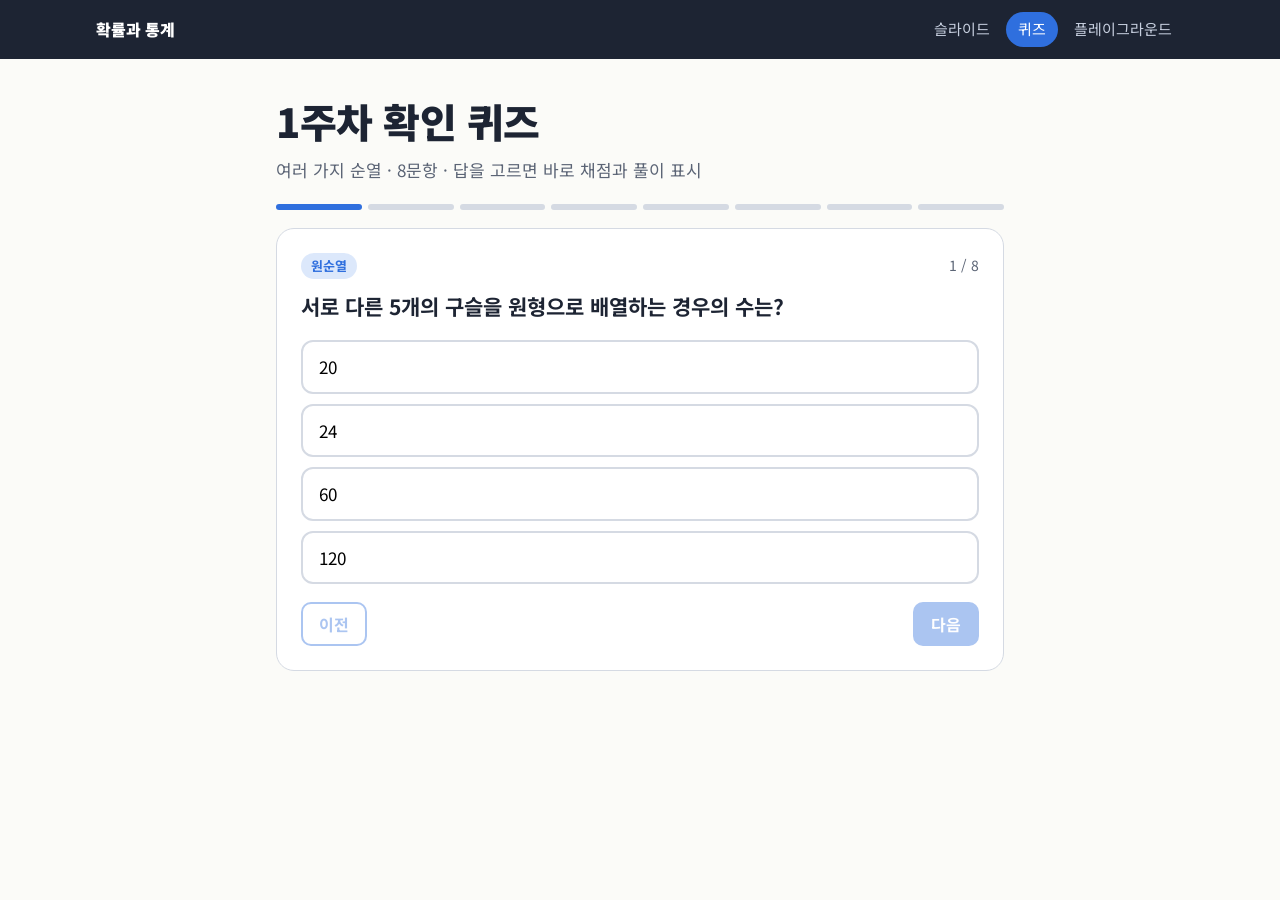
<file: docs/week01/quiz.html>
<!doctype html>
<html lang="ko">
<head>
<meta charset="utf-8">
<meta name="viewport" content="width=device-width, initial-scale=1">
<title>1주차 퀴즈</title>
<meta name="description" content="확률과 통계 1주차 여러 가지 순열 확인 퀴즈">
<link rel="preconnect" href="https://fonts.googleapis.com">
<link href="https://fonts.googleapis.com/css2?family=Noto+Sans+KR:wght@400;500;700;900&display=swap" rel="stylesheet">
<link rel="stylesheet" href="../assets/common.css">
<style>
  .wrap { max-width: 760px; }
  .progress { display: flex; gap: 6px; margin: 22px 0 18px; }
  .progress i { flex: 1; height: 6px; border-radius: 6px; background: var(--line); }
  .progress i.ok { background: var(--green); }
  .progress i.no { background: var(--red); }
  .progress i.now { background: var(--blue); }
  .q { background: var(--card); border: 1px solid var(--line); border-radius: 18px; padding: 24px; }
  .q .meta { display: flex; justify-content: space-between; align-items: center; gap: 8px; color: var(--sub); font-size: 14px; }
  .q h2 { font-size: 21px; font-weight: 700; margin: 12px 0 18px; line-height: 1.5; }
  .opts { display: grid; gap: 10px; }
  .opt { text-align: left; border: 2px solid var(--line); background: #fff; border-radius: 12px; padding: 12px 16px; font-size: 17px; }
  .opt:hover:not(:disabled) { border-color: var(--blue); }
  .opt.ok { border-color: var(--green); background: var(--green-soft); }
  .opt.no { border-color: var(--red); background: var(--red-soft); }
  .numrow { display: flex; gap: 10px; flex-wrap: wrap; }
  .numrow input { flex: 1; min-width: 140px; font: inherit; font-size: 18px; padding: 10px 14px; border: 2px solid var(--line); border-radius: 12px; }
  .numrow input:focus { outline: none; border-color: var(--blue); }
  .fb { margin-top: 18px; border-radius: 12px; padding: 14px 16px; display: none; }
  .fb.on { display: block; }
  .fb.ok { background: var(--green-soft); }
  .fb.no { background: var(--red-soft); }
  .fb b { display: block; margin-bottom: 4px; }
  .fb .why { color: var(--ink); line-height: 1.6; }
  .nav { display: flex; justify-content: space-between; margin-top: 18px; gap: 10px; }
  .result { text-align: center; padding: 36px 24px; }
  .result .score { font-size: 64px; font-weight: 900; color: var(--blue); }
  .result ul { text-align: left; margin: 20px auto 0; max-width: 520px; list-style: none; display: grid; gap: 8px; }
  .result li { padding: 10px 14px; border-radius: 10px; background: var(--panel); font-size: 15px; }
  .result li.no { background: var(--red-soft); }
  .best { color: var(--sub); font-size: 14px; margin-top: 6px; }
</style>
</head>
<body>
<header class="topbar"><div class="in">
  <a class="home" href="../">확률과 통계</a>
  <nav>
    <a href="./">슬라이드</a>
    <a class="on" href="quiz.html">퀴즈</a>
    <a href="playground.html">플레이그라운드</a>
  </nav>
</div></header>
<main class="wrap">
  <h1 class="page">1주차 확인 퀴즈</h1>
  <p class="lead">여러 가지 순열 · 8문항 · 답을 고르면 바로 채점과 풀이 표시</p>
  <div class="progress" id="progress"></div>
  <div id="box"></div>
</main>

<script>
const QUESTIONS = [
  { topic: "원순열", type: "choice",
    q: "서로 다른 5개의 구슬을 원형으로 배열하는 경우의 수는?",
    opts: ["20", "24", "60", "120"], answer: "24",
    why: "원순열의 수 (n − 1)! 에서 n = 5 → 4! = 24. 일렬 배열 5! = 120을 회전하여 겹치는 5가지로 나눈 값." },
  { topic: "원순열", type: "number",
    q: "7명이 원탁에 앉을 때, 특정한 2명이 서로 이웃하여 앉는 경우의 수는?",
    answer: 240,
    why: "2명을 한 묶음으로 보면 6개의 원순열 (6 − 1)! = 120, 묶음 안 자리 바꿈 2! = 2 → 120 × 2 = 240." },
  { topic: "중복순열", type: "choice",
    q: "₃Π₄ 의 값은?",
    opts: ["12", "24", "64", "81"], answer: "81",
    why: "ₙΠᵣ = nʳ 이므로 ₃Π₄ = 3⁴ = 81. 순열과 달리 r = 4가 n = 3보다 커도 가능." },
  { topic: "중복순열", type: "number",
    q: "숫자 0, 1, 2로 만들 수 있는 세 자리 자연수의 개수는? (같은 숫자 중복 사용 가능)",
    answer: 18,
    why: "백의 자리는 0 제외 2가지, 나머지 두 자리는 ₃Π₂ = 9가지 → 2 × 9 = 18." },
  { topic: "중복순열", type: "choice",
    q: "8비트로 나타낼 수 있는 서로 다른 신호의 개수는?",
    opts: ["16", "64", "256", "512"], answer: "256",
    why: "비트마다 0 또는 1의 2가지, 8자리 → ₂Π₈ = 2⁸ = 256." },
  { topic: "같은 것이 있는 순열", type: "number",
    q: "영어 단어 banana의 6개 문자를 일렬로 나열하는 경우의 수는?",
    answer: 60,
    why: "a 3개, n 2개, b 1개 → 6! ÷ (3! × 2! × 1!) = 720 ÷ 12 = 60." },
  { topic: "같은 것이 있는 순열", type: "number",
    q: "가로 3칸, 세로 3칸인 격자에서 왼쪽 아래 꼭짓점에서 오른쪽 위 꼭짓점까지 가는 최단 경로의 수는?",
    answer: 20,
    why: "오른쪽 a 3개, 위쪽 b 3개를 나열하는 순열 → 6! ÷ (3! × 3!) = 20." },
  { topic: "개념 확인", type: "choice",
    q: "다음 중 옳은 설명은?",
    opts: ["원순열에서는 회전하여 일치하는 배열을 서로 다른 것으로 센다",
           "중복순열 ₙΠᵣ에서 r은 n보다 클 수 없다",
           "같은 것이 있는 순열은 모두 다르다고 보고 센 뒤 같은 것끼리의 자리 바꿈 수로 나눈다",
           "원순열의 수는 n!이다"],
    answer: "같은 것이 있는 순열은 모두 다르다고 보고 센 뒤 같은 것끼리의 자리 바꿈 수로 나눈다",
    why: "원순열은 회전하여 일치하면 같은 것으로 세고 그 수는 (n − 1)!, 중복순열은 r > n도 가능." },
];

const $ = id => document.getElementById(id);
const state = QUESTIONS.map(() => ({ done: false, ok: false, picked: null }));
let cur = 0;

function loadBest() { try { return Number(localStorage.getItem("w01-quiz-best")) || 0; } catch { return 0; } }
function saveBest(v) { try { if (v > loadBest()) localStorage.setItem("w01-quiz-best", String(v)); } catch {} }

function renderProgress() {
  $("progress").innerHTML = QUESTIONS.map((_, i) => {
    const s = state[i];
    const c = s.done ? (s.ok ? "ok" : "no") : (i === cur ? "now" : "");
    return `<i class="${c}" title="${i + 1}번"></i>`;
  }).join("");
}

function grade(value) {
  const Q = QUESTIONS[cur], s = state[cur];
  if (s.done) return;
  s.done = true;
  s.picked = value;
  s.ok = Q.type === "number" ? Number(value) === Q.answer : value === Q.answer;
  render();
}

function render() {
  renderProgress();
  if (cur >= QUESTIONS.length) return renderResult();
  const Q = QUESTIONS[cur], s = state[cur];
  let body;
  if (Q.type === "choice") {
    body = `<div class="opts">${Q.opts.map(o => {
      let c = "";
      if (s.done && o === Q.answer) c = "ok";
      else if (s.done && o === s.picked) c = "no";
      return `<button class="opt ${c}" data-v="${o}" ${s.done ? "disabled" : ""}>${o}</button>`;
    }).join("")}</div>`;
  } else {
    body = `<form class="numrow" id="numForm">
      <input id="num" type="number" inputmode="numeric" placeholder="숫자로 답 입력" ${s.done ? `value="${s.picked}" disabled` : ""} required>
      <button class="btn" ${s.done ? "disabled" : ""}>채점</button></form>`;
  }
  const fb = s.done
    ? `<div class="fb on ${s.ok ? "ok" : "no"}"><b>${s.ok ? "정답" : `오답 · 정답 ${Q.answer}`}</b><div class="why">${Q.why}</div></div>`
    : "";
  $("box").innerHTML = `<div class="q">
    <div class="meta"><span class="chip">${Q.topic}</span><span>${cur + 1} / ${QUESTIONS.length}</span></div>
    <h2>${Q.q}</h2>${body}${fb}
    <div class="nav">
      <button class="btn ghost" id="back" ${cur === 0 ? "disabled" : ""}>이전</button>
      <button class="btn" id="fwd" ${s.done ? "" : "disabled"}>${cur === QUESTIONS.length - 1 ? "결과 보기" : "다음"}</button>
    </div></div>`;
  $("box").querySelectorAll(".opt").forEach(b => b.onclick = () => grade(b.dataset.v));
  const f = $("numForm");
  if (f) f.onsubmit = e => { e.preventDefault(); grade($("num").value); };
  if (f && !s.done) $("num").focus();
  $("back").onclick = () => { cur--; render(); };
  $("fwd").onclick = () => { cur++; render(); };
}

function renderResult() {
  const score = state.filter(s => s.ok).length;
  saveBest(score);
  $("box").innerHTML = `<div class="q result">
    <div>내 점수</div>
    <div class="score">${score} / ${QUESTIONS.length}</div>
    <div class="best">이 기기 최고 기록 ${loadBest()} / ${QUESTIONS.length}</div>
    <ul>${QUESTIONS.map((Q, i) => `<li class="${state[i].ok ? "" : "no"}">${i + 1}. ${Q.topic} · ${state[i].ok ? "정답" : `오답 (정답 ${Q.answer})`}</li>`).join("")}</ul>
    <div class="nav" style="justify-content:center;margin-top:24px">
      <button class="btn ghost" id="retry">다시 풀기</button>
      <a class="btn" href="playground.html">플레이그라운드로</a>
    </div></div>`;
  $("retry").onclick = () => { state.forEach(s => Object.assign(s, { done: false, ok: false, picked: null })); cur = 0; render(); };
}

render();
</script>
</body>
</html>
</file>
<file: docs/assets/common.css>
/* 확률과 통계 강의 사이트 공통 스타일 */
:root {
  --ink: #1d2433;
  --sub: #5b6475;
  --line: #d5dae3;
  --paper: #fbfbf8;
  --card: #ffffff;
  --panel: #f4f6fa;
  --blue: #2f6fde;
  --blue-soft: #dce8fb;
  --red: #e0533d;
  --red-soft: #fbe1dc;
  --gold: #f2b632;
  --gold-soft: #fdf0cf;
  --green: #1f9d74;
  --green-soft: #d8f1e8;
  --cover-acc: #9fb8e8;
}
* { box-sizing: border-box; margin: 0; padding: 0; }
html, body { background: var(--paper); color: var(--ink); }
body { font-family: "Noto Sans KR", "Malgun Gothic", "Apple SD Gothic Neo", sans-serif; line-height: 1.5; }
a { color: var(--blue); }
button { font: inherit; cursor: pointer; }
.math { font-family: Georgia, "Times New Roman", serif; }

/* 상단 바 */
.topbar { position: sticky; top: 0; z-index: 10; background: var(--ink); color: #fff; }
.topbar .in { max-width: 1120px; margin: 0 auto; padding: 12px 16px; display: flex; align-items: center; gap: 16px; flex-wrap: wrap; }
.topbar .home { color: #fff; text-decoration: none; font-weight: 900; }
.topbar nav { display: flex; gap: 4px; flex-wrap: wrap; margin-left: auto; }
.topbar nav a { color: #c6cede; text-decoration: none; padding: 6px 12px; border-radius: 99px; font-size: 15px; }
.topbar nav a:hover { background: rgba(255,255,255,.1); }
.topbar nav a.on { background: var(--blue); color: #fff; }

.wrap { max-width: 1120px; margin: 0 auto; padding: 32px 16px 64px; }
h1.page { font-size: clamp(28px, 4vw, 40px); font-weight: 900; letter-spacing: -0.5px; }
p.lead { color: var(--sub); margin-top: 6px; font-size: 17px; }
.btn { display: inline-flex; align-items: center; gap: 6px; border: 2px solid var(--blue); background: var(--blue); color: #fff; border-radius: 10px; padding: 8px 16px; font-weight: 700; text-decoration: none; }
.btn.ghost { background: transparent; color: var(--blue); }
.btn:disabled { opacity: .4; cursor: default; }
.chip { display: inline-block; font-size: 13px; font-weight: 700; color: var(--blue); background: var(--blue-soft); padding: 3px 10px; border-radius: 99px; }
</file>
